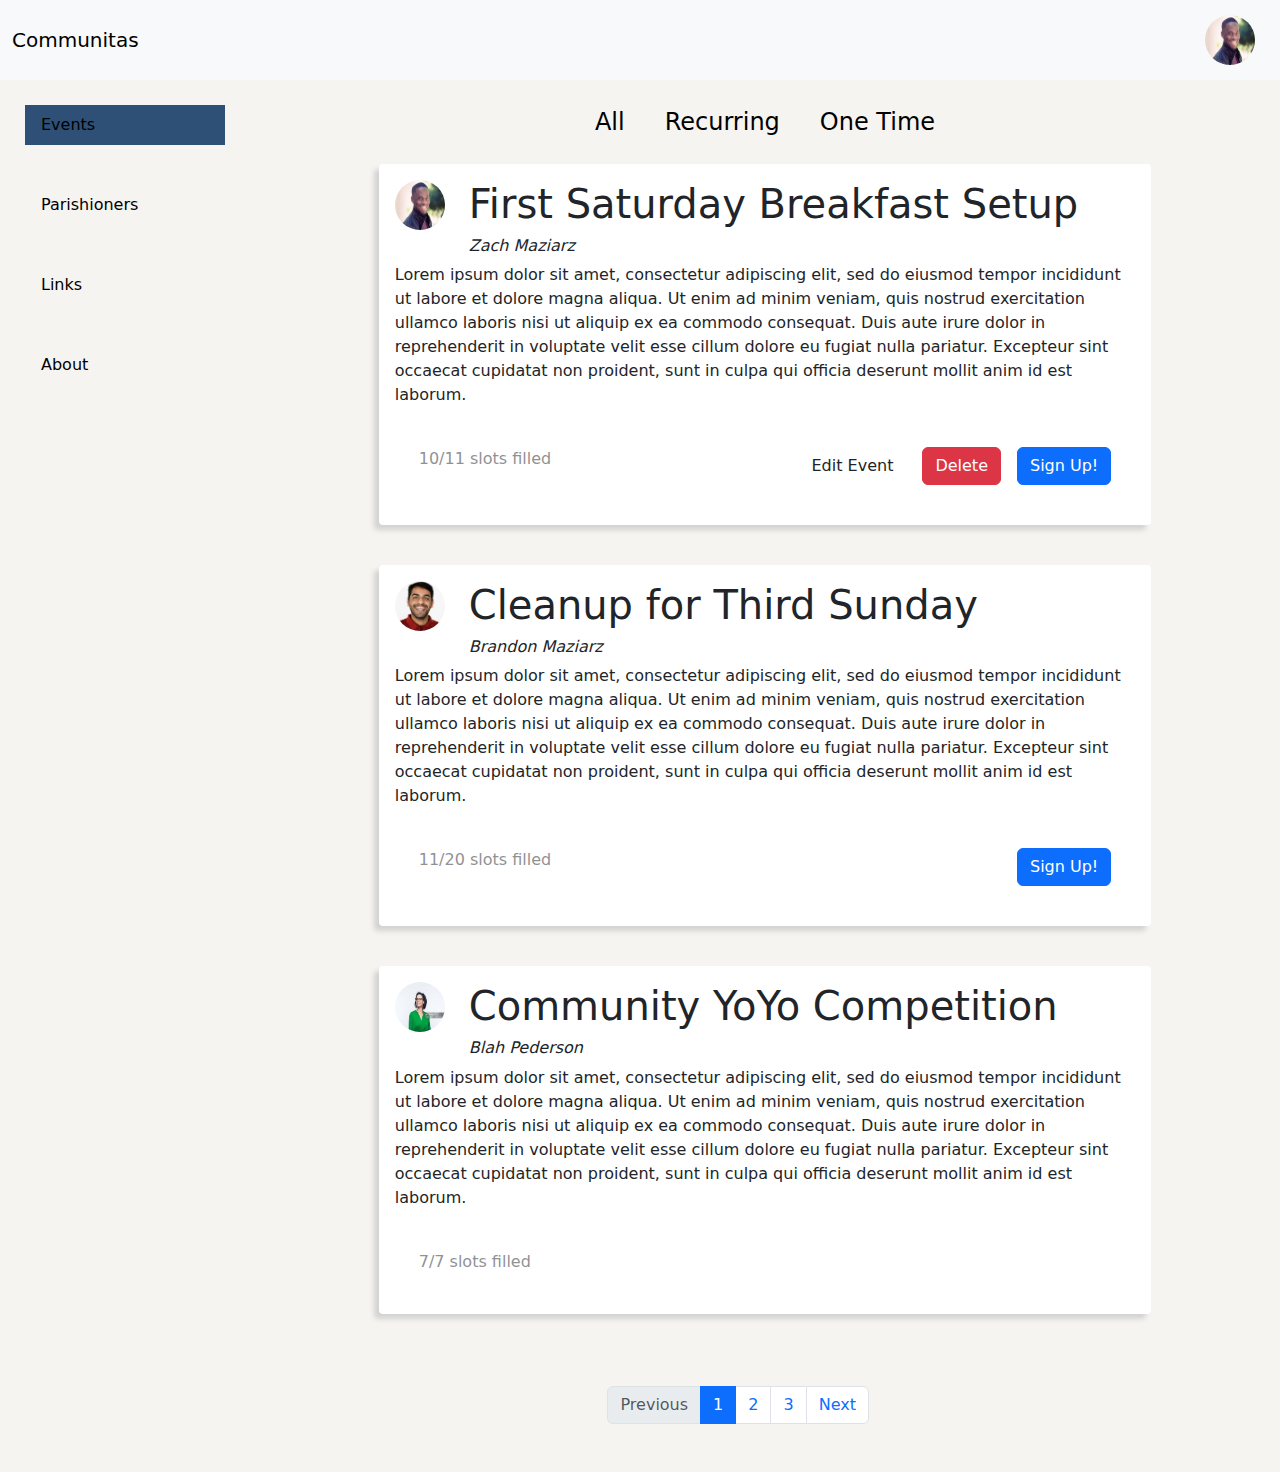
<file: events.html>
<!DOCTYPE html>
<html lang="en">
<head>
    <meta charset="UTF-8">
    <meta name="viewport" content="width=device-width, initial-scale=1.0">
    <link href="https://cdn.jsdelivr.net/npm/bootstrap@5.3.3/dist/css/bootstrap.min.css" rel="stylesheet" integrity="sha384-QWTKZyjpPEjISv5WaRU9OFeRpok6YctnYmDr5pNlyT2bRjXh0JMhjY6hW+ALEwIH" crossorigin="anonymous">
    <script src="https://cdn.jsdelivr.net/npm/bootstrap@5.3.3/dist/js/bootstrap.bundle.min.js" integrity="sha384-YvpcrYf0tY3lHB60NNkmXc5s9fDVZLESaAA55NDzOxhy9GkcIdslK1eN7N6jIeHz" crossorigin="anonymous"></script>
    <link rel="stylesheet" href="styles.css">
    <title>Events</title>
</head>
<body>
    <nav class="navbar bg-body-tertiary">
        <div class="container-fluid">
          <span class="navbar-brand mb-0 h1"><a style="text-decoration: none; color: black;"  href="index.html">Communitas</a></span>
          <div class="dropstart">
            <button class="btn" type="button" data-bs-toggle="dropdown" aria-expanded="false">
                <img id="mainprofilepic" class="profilepic nav-link dropdown-toggle" href="#" role="button" data-bs-toggle="dropdown" aria-expanded="false" src="images/profilepic.jpeg">
            </button>
            <ul class="dropdown-menu">
              <li><a class="dropdown-item" href="#">Profile Settings</a></li>
              
            </ul>
          </div>
        </div>
      </nav>
      <div class="maincontainer">
        <div class="navigationcontainer">
            <ul style="display: flex; flex-direction: column; gap: 2.5rem;">
                <li class="active"><a href="events.html">Events</a></li>
                <li><a href="parishioners.html">Parishioners</a></li>
                <li><a href="links.html">Links</a></li>
                <li><a href="about.html">About</a></li>
              </ul>
          </div>
          <div class="containerforvertical">
            <div class="filtercontainer">
                <div><a href="#" class="filters">All</a></div>
                <div><a href="#"  class="filters">Recurring</a></div>
                <div><a href="#"  class="filters">One Time</a></div>
            </div>
            <div class="eventscontainer">
                <div class="individualevent">
                    <div class="topflex">
                        <div class="profile">
                            <img class="profilepic" src="images/profilepic.jpeg" alt="">
                            
                        </div>
                        <div class="eventheader">
                            <h1>First Saturday Breakfast Setup</h1>
                            <h4 class="profilename">Zach Maziarz</h4>
                        </div>
                    </div>
                    <div class="eventbody">
                        <p>Lorem ipsum dolor sit amet, consectetur adipiscing elit, sed do eiusmod tempor incididunt ut labore et dolore magna aliqua. Ut enim ad minim veniam, quis nostrud exercitation ullamco laboris nisi ut aliquip ex ea commodo consequat. Duis aute irure dolor in reprehenderit in voluptate velit esse cillum dolore eu fugiat nulla pariatur. Excepteur sint occaecat cupidatat non proident, sunt in culpa qui officia deserunt mollit anim id est laborum.</p>
                    </div>
                    <div class="eventaction">
                        <div class="slots">10/11 slots filled</div>
                        <div class="buttongroup">
                            <button class="btn btn-outline">Edit Event</button>
                            <button class="btn btn-danger">Delete</button>
                            <button class="btn btn-primary">Sign Up!</button>
                        </div>
                        
                    </div>
                </div>
                <div class="individualevent">
                    <div class="topflex">
                        <div class="profile">
                            <img class="profilepic" src="images/guy.jpeg" alt="">
                            
                        </div>
                        <div class="eventheader">
                            <h1>Cleanup for Third Sunday</h1>
                            <h4 class="profilename">Brandon Maziarz</h4>
                        </div>
                    </div>
                    
                    <div class="eventbody">
                        <p>Lorem ipsum dolor sit amet, consectetur adipiscing elit, sed do eiusmod tempor incididunt ut labore et dolore magna aliqua. Ut enim ad minim veniam, quis nostrud exercitation ullamco laboris nisi ut aliquip ex ea commodo consequat. Duis aute irure dolor in reprehenderit in voluptate velit esse cillum dolore eu fugiat nulla pariatur. Excepteur sint occaecat cupidatat non proident, sunt in culpa qui officia deserunt mollit anim id est laborum.</p>
                    </div>
                    <div class="eventaction">
                        <div class="slots">11/20 slots filled</div>
                        <button class="btn btn-primary">Sign Up!</button>
                    </div>
                </div>
                <div class="individualevent">
                    <div class="topflex">
                        <div class="profile">
                            <img class="profilepic" src="images/girl.jpg" alt="">
                            
                        </div>
                        <div class="eventheader">
                            <h1>Community YoYo Competition</h1>
                            <h4 class="profilename">Blah Pederson</h4>
                        </div>
                    </div>
                    <div class="eventbody">
                        <p>Lorem ipsum dolor sit amet, consectetur adipiscing elit, sed do eiusmod tempor incididunt ut labore et dolore magna aliqua. Ut enim ad minim veniam, quis nostrud exercitation ullamco laboris nisi ut aliquip ex ea commodo consequat. Duis aute irure dolor in reprehenderit in voluptate velit esse cillum dolore eu fugiat nulla pariatur. Excepteur sint occaecat cupidatat non proident, sunt in culpa qui officia deserunt mollit anim id est laborum.</p>
                    </div>
                    <div class="eventaction">
                        <div class="slots">7/7 slots filled</div>
                        <!-- <button class="btn btn-primary">Sign Up!</button> -->
                    </div>
                </div>
            </div>
            <div class="pagination">
                <nav aria-label="...">
                    <ul class="pagination">
                      <li class="page-item disabled">
                        <span class="page-link">Previous</span>
                      </li>
                      <li class="page-item active"><a class="page-link" href="#">1</a></li>
                      <li class="page-item" aria-current="page">
                        <span class="page-link">2</span>
                      </li>
                      <li class="page-item"><a class="page-link" href="#">3</a></li>
                      <li class="page-item">
                        <a class="page-link" href="#">Next</a>
                      </li>
                    </ul>
                  </nav>
            </div>
          </div>
        
        
    </div>

</body>
</html>
</file>
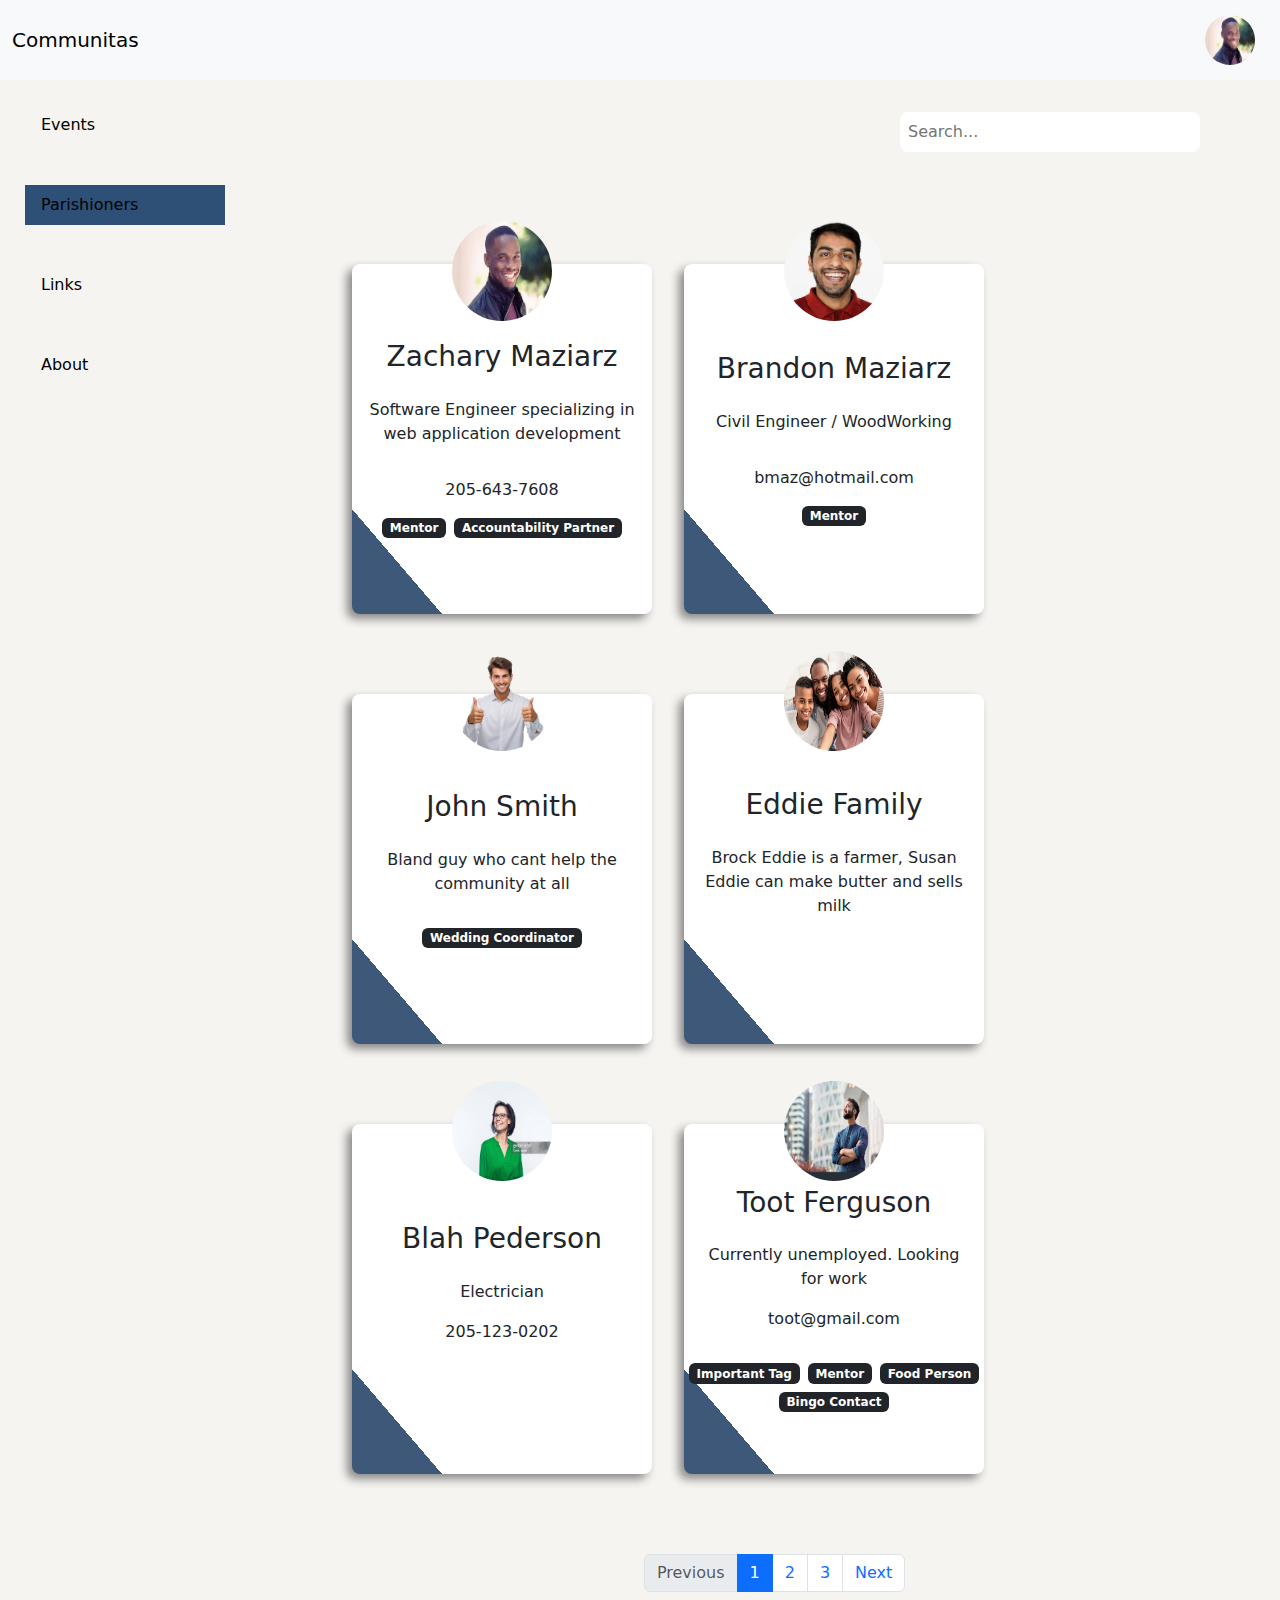
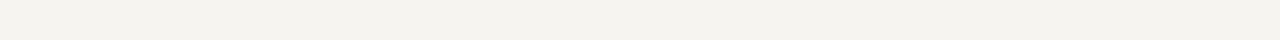
<file: parishioners.html>
<!DOCTYPE html>
<html lang="en">
<head>
    <meta charset="UTF-8">
    <meta name="viewport" content="width=device-width, initial-scale=1.0">
    <link href="https://cdn.jsdelivr.net/npm/bootstrap@5.3.3/dist/css/bootstrap.min.css" rel="stylesheet" integrity="sha384-QWTKZyjpPEjISv5WaRU9OFeRpok6YctnYmDr5pNlyT2bRjXh0JMhjY6hW+ALEwIH" crossorigin="anonymous">
    <script src="https://cdn.jsdelivr.net/npm/bootstrap@5.3.3/dist/js/bootstrap.bundle.min.js" integrity="sha384-YvpcrYf0tY3lHB60NNkmXc5s9fDVZLESaAA55NDzOxhy9GkcIdslK1eN7N6jIeHz" crossorigin="anonymous"></script>
    <link rel="stylesheet" href="styles.css">
    <title>Parishioners</title>
</head>
<body>
    <nav class="navbar bg-body-tertiary">
        <div class="container-fluid">
          <span class="navbar-brand mb-0 h1"><a style="text-decoration: none; color: black;"  href="index.html">Communitas</a></span>
          <div class="dropstart">
            <button class="btn" type="button" data-bs-toggle="dropdown" aria-expanded="false">
                <img id="mainprofilepic" class="profilepic nav-link dropdown-toggle" href="#" role="button" data-bs-toggle="dropdown" aria-expanded="false" src="images/profilepic.jpeg">
            </button>
            <ul class="dropdown-menu">
              <li><a class="dropdown-item" href="#">Profile Settings</a></li>
              
            </ul>
          </div>
        </div>
      </nav>
      <div class="maincontainer">
        <div class="navigationcontainer">
            <ul style="display: flex; flex-direction: column; gap: 2.5rem;">
                <li><a href="events.html">Events</a></li>
                <li class="active"><a href="parishioners.html">Parishioners</a></li>
                <li><a href="links.html">Links</a></li>
                <li><a href="about.html">About</a></li>
              </ul>
          </div>
          <div class="contentcontainer">
            <div class="searchcontainer">
                <input id="searchbar" type="text" placeholder="Search...">
            </div>
            <div class="parishionercontainer">
                <div class="parishioneritem">
                    <img class="parishionerimage" src="images/profilepic.jpeg" alt="">
                    <h3>Zachary Maziarz</h3>
                    <div class="description">
                        <p>Software Engineer specializing in web application development</p>
                    </div>
                    
                    <p>205-643-7608</p>
                    <div class="tags">
                        <span class="badge text-bg-dark">Mentor</span>
                        <span class="badge text-bg-dark">Accountability Partner</span>
                    </div>
                    
                </div>
                <div class="parishioneritem">
                    <img class="parishionerimage" src="images/guy.jpeg" alt="">
                    <h3>Brandon Maziarz</h3>
                    <div class="description">
                        <p>Civil Engineer / WoodWorking</p>
                    </div>
                   
                    <p>bmaz@hotmail.com</p>
                    <div class="tags">
                        <span class="badge text-bg-dark">Mentor</span>
                    </div>
                    
                </div>
                <div class="parishioneritem">
                    <img class="parishionerimage" src="images/reallyguy.png" alt="">
                    <h3>John Smith</h3>
                    <div class="description">
                        <p>Bland guy who cant help the community at all</p>
                    </div>
                    
                    <div class="tags">
                        <span class="badge text-bg-dark">Wedding Coordinator</span>
                    </div>
                    
                </div>
                <div class="parishioneritem">
                    <img class="parishionerimage" src="images/family.jpg" alt="">
                    <h3>Eddie Family</h4>
                        <div class="description">
                            <p>Brock Eddie is a farmer, Susan Eddie can make butter and sells milk</p>
                        </div>
                    
                    
                </div>
                
                <div class="parishioneritem">
                    <img class="parishionerimage" src="images/girl.jpg" alt="">
                    <h3>Blah Pederson</h3>
                    <div class="description">
                        <p>Electrician</p>
                        <p>205-123-0202</p>
                    </div>
                    
                    
                </div>
                <div class="parishioneritem">
                    <img class="parishionerimage" src="images/toot3.jpg" alt="">
                    <h3>Toot Ferguson</h3>
                    <div class="description">
                        <p>Currently unemployed. Looking for work</p>
                        
                    <p>toot@gmail.com</p>
                    </div>
                    
                    
                    <div class="tags">
                        <span class="badge text-bg-dark">Important Tag</span>
                        <span class="badge text-bg-dark">Mentor</span>
                        <span class="badge text-bg-dark">Food Person</span>
                        <span class="badge text-bg-dark">Bingo Contact</span>
                    </div>
                    
                </div>
            </div>
            <div class="pagination">
                <nav aria-label="...">
                    <ul class="pagination">
                      <li class="page-item disabled">
                        <span class="page-link">Previous</span>
                      </li>
                      <li class="page-item active"><a class="page-link" href="#">1</a></li>
                      <li class="page-item" aria-current="page">
                        <span class="page-link">2</span>
                      </li>
                      <li class="page-item"><a class="page-link" href="#">3</a></li>
                      <li class="page-item">
                        <a class="page-link" href="#">Next</a>
                      </li>
                    </ul>
                  </nav>
            </div>
            
          </div>
          
        </div>
        
        
   

</body>
</html>
</file>
<file: styles.css>
root{
    height: 100vh;
    width: 100vw;
    overflow-x:hidden;
    overflow-y: hidden;
    padding: 0;
    margin: 0;
}

body{
    width: 100vw;
    height: 100vh;
    background-color: #F6F4F0;
}



.maincontainer{
    display: flex;
    flex-direction: row;
    width: 100vw;
}

.navigationcontainer{
    display: flex;
    flex-direction: column;
    gap: 50px;
    /* margin-top: 25px; */
    width: 25%;
    padding: 25px;
   
    height: 100vh;
}

.navigationitem{
    display: flex;
    
}

.navlinks{
    text-decoration: none;
    color: white;
    font-size: 2rem;
}

.navlinks:hover{
    cursor: pointer;
    opacity: 0.8;
    width: 100%;
    background-color: gray;
}

.navlinks:active{
    opacity: 0.8;
    width: 100%;
    background-color: gray;
}

.eventscontainer{
    display: flex;
    flex-direction: column;
  gap: 2.5rem;
  align-items: center;
    flex-grow: 8;
    padding-top: 1.5rem;
    padding-bottom: 1.5rem;
}

.individualevent{
    display: flex;
    flex-direction: column;
    justify-content: center;
    background-color: white;
    width: 75%;
    padding: 1rem;
    border-radius: 0.25rem;
    box-shadow: -5px 5px 5px lightgrey;
}

.profilepic{
    border-radius: 100%;
    height: 50px;
    width: 50px;
}

.topflex{
    display: flex;
    gap: 1.5rem;
}

.eventaction{
    display: flex;
    justify-content: space-between;
    padding: 1.5rem;
}

.slots{
    opacity: 0.5;
}

.profilename{
    font-style: italic;
    font-size: 1rem;
}

#mainprofilepic:hover{
    border: 2px solid blue;
    cursor: pointer;
}

.filtercontainer{
    display: flex;
    justify-content: center;
    gap: 2.5rem;
    padding-top: 1.5rem;
}

.containerforvertical{
    display: flex;
    flex-direction: column;
}

.filters{
    font-weight: 300;
    font-size: 1.5rem;
    text-decoration: none;
    color: black;
    width: 100%;
}

.filters:active{
    background-color: lightgray;
}

ul {
    list-style-type: none;
    margin: 0;
    padding: 0;
    width: 200px;
    
  }
  
  li a {
    display: block;
    color: #000;
    padding: 8px 16px;
    text-decoration: none;
  }
  
  /* Change the link color on hover */
  li a:hover {
    background-color: #555;
    color: white;
  }

  .active {
    background-color: #2E5077;
    color: white;
  }

  .buttongroup{
    display: flex;
    gap: 1rem;
  }

  .parishionercontainer{
    display: flex;
    flex-direction: row;
    column-gap: 2rem;
    padding: 2rem;
    padding-top: 5rem;
    flex-wrap: wrap;
    width: 100%;
    row-gap: 5rem;
  }

  .contentcontainer{
    display: flex;
    flex-direction: column;
    width: 75%;
  }

  .searchcontainer{
    align-items: end;
    padding: 2rem;
    padding-right: 5rem;
    display: flex;
    justify-content: end;
  }

  #searchbar{
    border-radius: 0.5rem;
    border: none;
    width: 300px;
    padding: 0.5rem;
  }

  .parishioneritem{
    position: relative;
    display: flex;
    flex-direction: column;
    width: 300px;
    height: 350px;
    background-color: white;
    justify-content: center;
    align-items: center;
    border-radius: 0.5rem;
    box-shadow: -5px 5px 10px #888888;
    text-align: center;
    background-image: linear-gradient(to top right, #3E5879 15%, transparent 15%);
    
  }

  

  .parishionerimage{
    position: absolute;
    height: 100px;
    width: 100px;
    border-radius: 100%;
    margin-top: -20rem;
    flex-wrap: wrap;
    margin-bottom: 1rem;
  }

  .tags{
    display: flex;
    flex-direction: row;
    flex-wrap: wrap;
    justify-content: center;
    align-items: center;
    gap: 0.5rem;
  }
  
  .description{
    padding: 1rem;
  }

  .pagination{
    width: 96%;
    display: flex;
    justify-content: center;
    padding: 1.5rem;
  }

.aboutdiv{
    display: flex;
    flex-direction: column;
    align-content: center;
    padding: 2.5rem;
    row-gap: 1.5rem;
    text-align: center;
}

.aboutsection{
    text-align: center;
}
</file>
